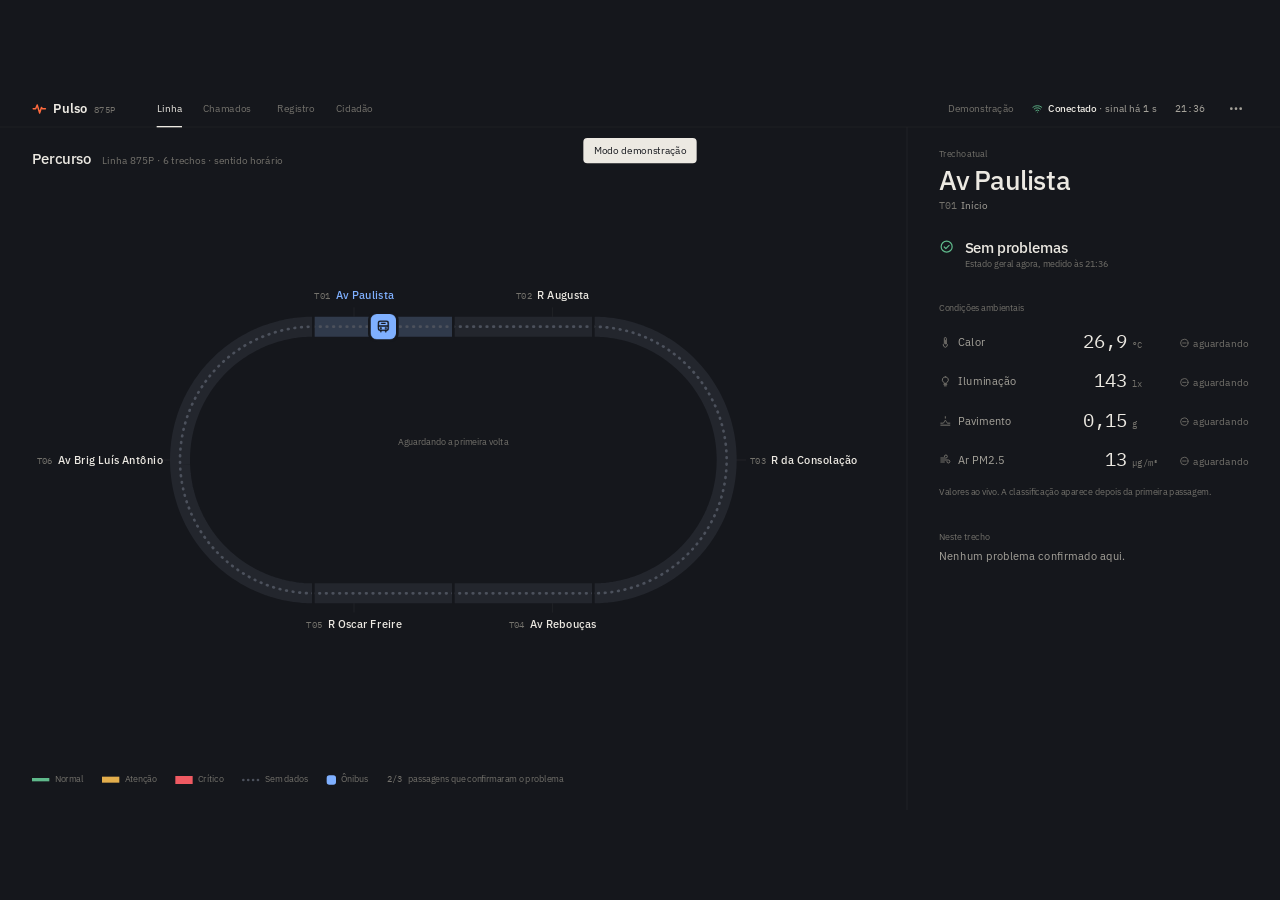
<file: index.html>
<!doctype html>
<html lang="pt-BR">
<head>
  <meta charset="utf-8">
  <meta name="viewport" content="width=device-width, initial-scale=1">
  <title>Pulso · Painel ao vivo</title>
  <meta name="description" content="Painel de demonstração do Pulso: sensores no teto do ônibus medindo calor, iluminação, pavimento e ar, trecho por trecho.">

  <!-- IBM Plex Sans (texto) + IBM Plex Mono (dados técnicos). Sem internet, o navegador usa fontes parecidas. -->
  <link rel="preconnect" href="https://fonts.googleapis.com">
  <link rel="preconnect" href="https://fonts.gstatic.com" crossorigin>
  <link href="https://fonts.googleapis.com/css2?family=IBM+Plex+Mono:wght@400;500&family=IBM+Plex+Sans:wght@400;500;600&display=swap" rel="stylesheet">

  <link rel="icon" href="data:image/svg+xml,%3Csvg xmlns=%27http://www.w3.org/2000/svg%27 viewBox=%270 0 24 24%27%3E%3Crect width=%2724%27 height=%2724%27 rx=%276%27 fill=%27%2315171C%27/%3E%3Cpath d=%27M3 12h3.5l2-5 3.5 11 2.5-8 1.5 2H21%27 fill=%27none%27 stroke=%27%23FF6A3D%27 stroke-width=%272.4%27 stroke-linecap=%27round%27 stroke-linejoin=%27round%27/%3E%3C/svg%3E">
  <link rel="stylesheet" href="css/estilo.css">
</head>
<body class="modo-demo">

  <!-- =============================================================
       PALCO: área fixa de 1920x1080, ampliada/reduzida para caber
       na janela (veja js/app.js -> ajustarPalco).
       ============================================================= -->
  <div id="palco">

    <!-- ================= CABEÇALHO (56 px) ================= -->
    <header class="topo">
      <div class="marca">
        <span class="marca-traco" data-icone="pulso"></span>
        <span class="marca-nome">Pulso</span>
        <span class="marca-linha" id="marca-linha"></span>
      </div>

      <!-- Telas: teclas 1 a 4 -->
      <nav class="abas" aria-label="Telas">
        <button class="aba" data-vista="linha">Linha</button>
        <button class="aba" data-vista="chamados">Chamados <span class="aba-num" id="contador-chamados"></span></button>
        <button class="aba" data-vista="registro">Registro</button>
        <button class="aba" data-vista="cidadao">Cidadão</button>
      </nav>

      <div class="topo-dir">
        <span class="modo" id="selo-modo"></span>
        <div class="conexao" id="status"></div>
        <span class="relogio" id="relogio-hora">--:--</span>

        <!-- Menu com modos e ações (some no modo gravação) -->
        <div class="menu so-edicao">
          <button class="menu-botao" id="menu-botao" aria-label="Menu" aria-expanded="false"><i></i><i></i><i></i></button>
          <div class="menu-pop oculto" id="menu-pop" role="menu">
            <p class="menu-titulo">Fonte dos dados</p>
            <button data-acao="aovivo" role="menuitem"><span>Ao vivo (ESP32)</span><kbd>L</kbd></button>
            <button data-acao="demo" role="menuitem"><span>Demonstração</span><kbd>D</kbd></button>
            <p class="menu-titulo">Apresentação</p>
            <button data-acao="gravacao" role="menuitem"><span>Modo gravação</span><kbd>G</kbd></button>
            <button data-acao="ajuda" role="menuitem"><span>Atalhos de teclado</span><kbd>H</kbd></button>
            <button data-acao="zerar" class="perigo" role="menuitem"><span>Zerar tudo</span><kbd>Z Z</kbd></button>
          </div>
        </div>
      </div>
    </header>

    <!-- ================= TELAS ================= -->
    <main class="vistas">

      <!-- 1 · LINHA: percurso + detalhe do trecho atual -->
      <section class="vista vista-linha" id="vista-linha">
        <div class="percurso">
          <header class="percurso-cabeca">
            <h1>Percurso</h1>
            <p id="percurso-info"></p>
          </header>
          <div class="mapa-area" id="mapa"></div>
          <div class="legenda" id="legenda"></div>
        </div>
        <aside class="detalhe" id="agora"></aside>
      </section>

      <!-- 2 · CHAMADOS -->
      <section class="vista vista-tabela" id="vista-chamados"></section>

      <!-- 3 · REGISTRO -->
      <section class="vista vista-tabela" id="vista-registro"></section>

      <!-- 4 · CIDADÃO -->
      <section class="vista vista-cidadao" id="vista-cidadao">
        <div class="cid-texto" id="cid-texto"></div>
        <div class="cid-celular">
          <div class="celular"><div class="celular-tela" id="celular"></div></div>
        </div>
      </section>
    </main>

    <!-- Notificações compactas (novo chamado, reconexão) -->
    <div class="avisos" id="faixa" aria-live="polite"></div>

    <div id="dica-controle" class="dica-controle so-edicao"></div>

    <!-- Atalhos -->
    <div id="ajuda" class="ajuda oculto">
      <div class="ajuda-caixa">
        <h2>Atalhos de teclado</h2>
        <dl>
          <dt><kbd>1</kbd> <kbd>2</kbd> <kbd>3</kbd> <kbd>4</kbd></dt><dd>Telas: Linha, Chamados, Registro, Cidadão</dd>
          <dt><kbd>L</kbd> / <kbd>D</kbd></dt><dd>Modo ao vivo (ESP32) / modo demonstração</dd>
          <dt><kbd>G</kbd></dt><dd>Modo gravação (esconde menu e cursor)</dd>
          <dt><kbd>Z</kbd> <kbd>Z</kbd></dt><dd>Zerar tudo (aperte duas vezes)</dd>
          <dt><kbd>A</kbd></dt><dd>Avança o chamado mais recente: aberto → em atendimento → resolvido</dd>
          <dt><kbd>Espaço</kbd></dt><dd>Pausa/continua a demonstração</dd>
          <dt><kbd>+</kbd> <kbd>−</kbd></dt><dd>Acelera/desacelera a demonstração</dd>
          <dt><kbd>S</kbd> / <kbd>F</kbd></dt><dd>Som liga/desliga / tela cheia</dd>
          <dt><kbd>H</kbd></dt><dd>Mostra/esconde esta ajuda</dd>
        </dl>
        <p class="ajuda-nota">Antes de gravar, aperte qualquer tecla: o navegador só libera o som depois disso.</p>
      </div>
    </div>
  </div>

  <!-- =============================================================
       SCRIPTS (a ordem importa: config primeiro, app por último)
       ============================================================= -->
  <script src="config.js"></script>
  <script src="vendor/mqtt.min.js"></script>
  <script src="js/icones.js"></script>
  <script src="js/estado.js"></script>
  <script src="js/processador.js"></script>
  <script src="js/simulador.js"></script>
  <script src="js/conexao.js"></script>
  <script src="js/som.js"></script>
  <script src="js/mapa.js"></script>
  <script src="js/paineis.js"></script>
  <script src="js/cidadao.js"></script>
  <script src="js/app.js"></script>
</body>
</html>
</file>
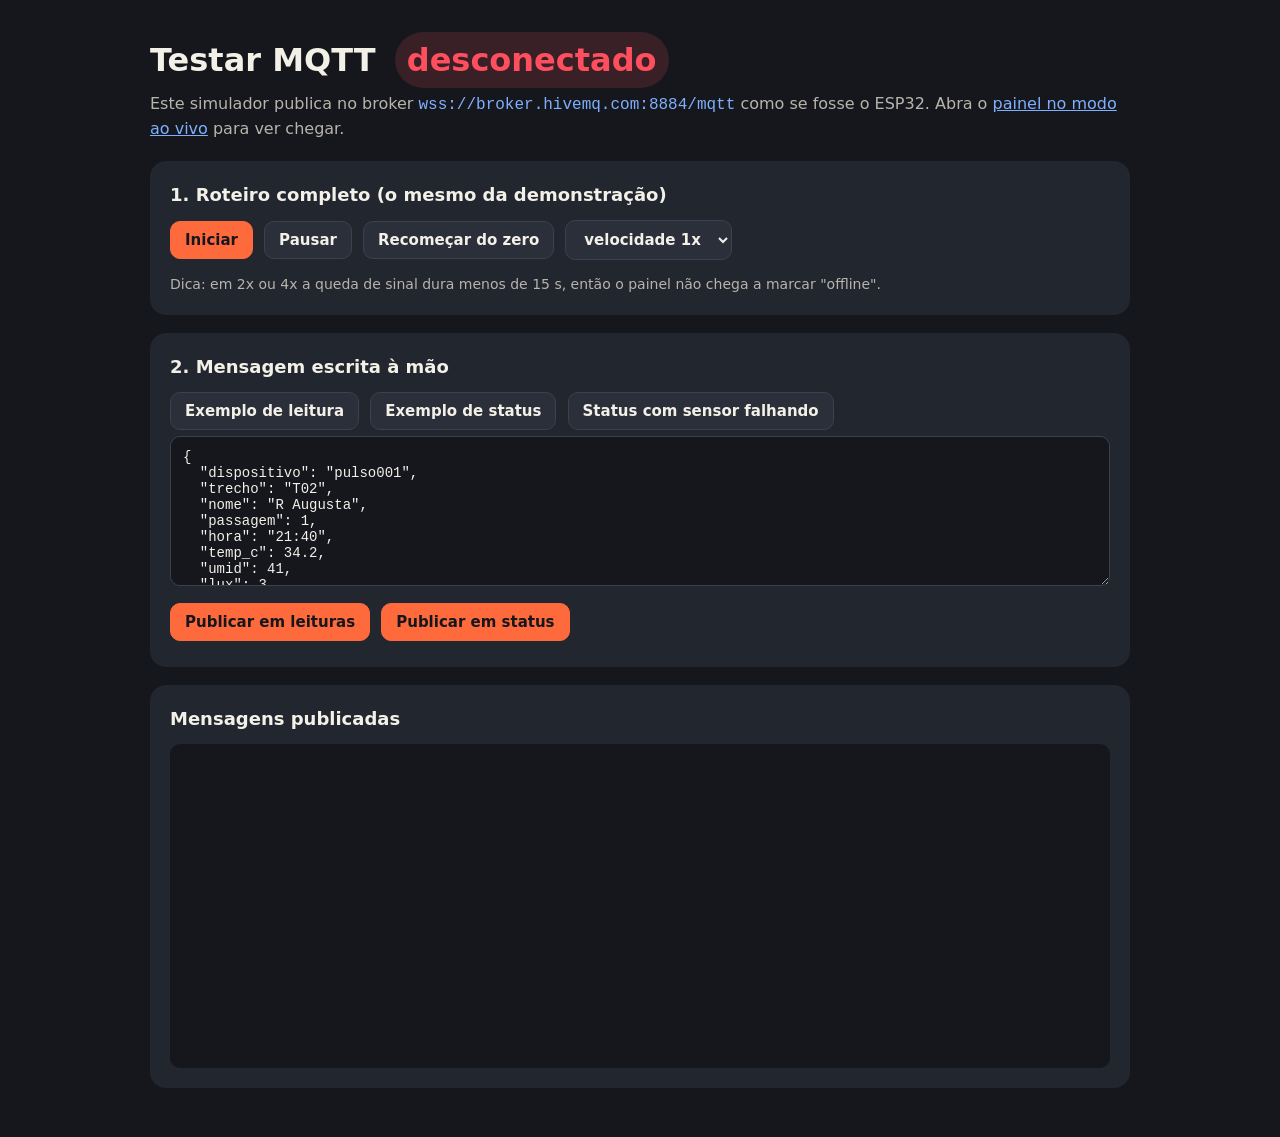
<file: testar-mqtt.html>
<!doctype html>
<html lang="pt-BR">
<head>
  <meta charset="utf-8">
  <meta name="viewport" content="width=device-width, initial-scale=1">
  <title>Pulso · Testar MQTT</title>
  <!--
    FERRAMENTA DE TESTE (não aparece no vídeo)
    Faz o papel do ESP32: publica no broker MQTT real as mesmas mensagens
    do modo demonstração. Abra o painel (index.html) no modo AO VIVO em
    outra aba ou outro computador e veja os dados chegando pela internet.
    Também permite enviar uma mensagem escrita à mão.
  -->
  <link rel="icon" href="data:,">
  <style>
    body { margin: 0; background: #15171C; color: #F3F0E8; font: 16px/1.5 Inter, system-ui, sans-serif; }
    main { max-width: 980px; margin: 0 auto; padding: 32px 20px; }
    h1 { font-family: "Space Grotesk", system-ui, sans-serif; margin: 0 0 4px; }
    p { color: #B7B4AC; margin: 0 0 20px; }
    section { background: #22262F; border-radius: 16px; padding: 20px; margin-bottom: 18px; }
    h2 { font-size: 18px; margin: 0 0 12px; }
    button, select { font: 600 15px Inter, system-ui, sans-serif; color: #F3F0E8; background: #2A2F3A;
      border: 1px solid #3a4150; border-radius: 10px; padding: 9px 14px; cursor: pointer; margin: 0 6px 6px 0; }
    button.principal { background: #FF6A3D; border-color: #FF6A3D; color: #15171C; }
    textarea { width: 100%; min-height: 150px; box-sizing: border-box; background: #15171C; color: #F3F0E8;
      border: 1px solid #3a4150; border-radius: 10px; padding: 12px; font: 14px ui-monospace, monospace; }
    #log { height: 300px; overflow: auto; background: #15171C; border-radius: 10px; padding: 12px;
      font: 13px ui-monospace, monospace; white-space: pre-wrap; color: #B7B4AC; }
    #log .t { color: #7FB0FF; }
    #log .l { color: #FF6A3D; }
    .estado { display: inline-block; padding: 4px 12px; border-radius: 999px; font-weight: 600; margin-left: 8px; }
    .ok { background: rgba(79,209,139,.15); color: #4FD18B; }
    .nao { background: rgba(255,79,94,.15); color: #FF4F5E; }
    code { color: #7FB0FF; }
  </style>
</head>
<body>
<main>
  <h1>Testar MQTT <span id="estado" class="estado nao">desconectado</span></h1>
  <p>Este simulador publica no broker <code id="url"></code> como se fosse o ESP32.
     Abra o <a href="index.html?modo=aovivo" target="_blank" style="color:#7FB0FF">painel no modo ao vivo</a> para ver chegar.</p>

  <section>
    <h2>1. Roteiro completo (o mesmo da demonstração)</h2>
    <button class="principal" id="bt-iniciar">Iniciar</button>
    <button id="bt-pausar">Pausar</button>
    <button id="bt-reiniciar">Recomeçar do zero</button>
    <select id="velocidade">
      <option value="1">velocidade 1x</option>
      <option value="2">2x</option>
      <option value="4">4x</option>
    </select>
    <p style="margin:8px 0 0;font-size:14px">Dica: em 2x ou 4x a queda de sinal dura menos de 15 s, então o painel não chega a marcar "offline".</p>
  </section>

  <section>
    <h2>2. Mensagem escrita à mão</h2>
    <button id="ex-leitura">Exemplo de leitura</button>
    <button id="ex-status">Exemplo de status</button>
    <button id="ex-nulos">Status com sensor falhando</button>
    <textarea id="json"></textarea>
    <div style="margin-top:10px">
      <button class="principal" id="bt-leituras">Publicar em leituras</button>
      <button class="principal" id="bt-status">Publicar em status</button>
    </div>
  </section>

  <section>
    <h2>Mensagens publicadas</h2>
    <div id="log"></div>
  </section>
</main>

<script src="config.js"></script>
<script src="vendor/mqtt.min.js"></script>
<script>window.Pulso = {};</script>
<script src="js/simulador.js"></script>
<script>
  const CFG = window.PULSO_CONFIG;
  const $ = (id) => document.getElementById(id);
  $("url").textContent = CFG.mqtt.url;

  // Conecta ao broker com um id próprio (diferente do painel).
  const cliente = mqtt.connect(CFG.mqtt.url, {
    clientId: "pulso-teste-" + Math.random().toString(16).slice(2, 10),
    reconnectPeriod: 2000,
  });
  cliente.on("connect", () => { $("estado").textContent = "conectado"; $("estado").className = "estado ok"; });
  cliente.on("offline", () => { $("estado").textContent = "desconectado"; $("estado").className = "estado nao"; });

  function registrar(topico, texto) {
    const log = $("log");
    const hora = new Date().toLocaleTimeString("pt-BR");
    const classe = topico.endsWith("leituras") ? "l" : "t";
    log.insertAdjacentHTML("afterbegin", '<div><span class="' + classe + '">' + hora + " " + topico + "</span>  " +
      texto.replace(/</g, "&lt;") + "</div>");
    while (log.children.length > 200) log.lastElementChild.remove();
  }

  function publicar(tipo, objeto) {
    const topico = tipo === "leituras" ? CFG.mqtt.topicoLeituras : CFG.mqtt.topicoStatus;
    const texto = typeof objeto === "string" ? objeto : JSON.stringify(objeto);
    if (!cliente.connected) { registrar(topico, "(NÃO ENVIADO: sem conexão com o broker) " + texto); return; }
    cliente.publish(topico, texto, { qos: 0 });
    registrar(topico, texto);
  }

  // O mesmo simulador do painel, mas publicando no broker.
  const sim = Pulso.criarSimulador(CFG, publicar);
  $("bt-iniciar").onclick = () => sim.iniciar();
  $("bt-pausar").onclick = () => { const p = sim.alternarPausa(); $("bt-pausar").textContent = p ? "Continuar" : "Pausar"; };
  $("bt-reiniciar").onclick = () => sim.reiniciar();
  $("velocidade").onchange = (e) => sim.definirVelocidade(Number(e.target.value));

  // Exemplos para escrever à mão
  const EXEMPLOS = {
    leitura: {"dispositivo":"pulso001","trecho":"T02","nome":"R Augusta","passagem":1,"hora":"21:40","temp_c":34.2,"umid":41,"lux":3,"impacto_g":0.12,"pm25":38,"estados":{"calor":"ATENCAO","luz":"CRITICO","pavimento":"NORMAL","ar":"NORMAL"},"enviado_offline":false},
    status: {"dispositivo":"pulso001","trecho":"T02","hora":"21:40","temp_c":34.2,"lux":3,"impacto_g":0.12,"pm25":38,"geral":"CRITICO","falha_sensor":false,"buffer":0},
    nulos: {"dispositivo":"pulso001","trecho":"T03","hora":"21:41","temp_c":null,"lux":210,"impacto_g":0.15,"pm25":null,"geral":"FALHA","falha_sensor":true,"buffer":0},
  };
  const mostrar = (o) => ($("json").value = JSON.stringify(o, null, 2));
  $("ex-leitura").onclick = () => mostrar(EXEMPLOS.leitura);
  $("ex-status").onclick = () => mostrar(EXEMPLOS.status);
  $("ex-nulos").onclick = () => mostrar(EXEMPLOS.nulos);
  mostrar(EXEMPLOS.leitura);

  function publicarManual(tipo) {
    try {
      const obj = JSON.parse($("json").value);
      publicar(tipo, JSON.stringify(obj)); // envia compacto, como o ESP32
    } catch (e) {
      alert("O texto não é um JSON válido: " + e.message);
    }
  }
  $("bt-leituras").onclick = () => publicarManual("leituras");
  $("bt-status").onclick = () => publicarManual("status");
</script>
</body>
</html>
</file>
<file: css/estilo.css>
/* =====================================================================
 * PULSO · ESTILO
 * ---------------------------------------------------------------------
 * Direção: central de monitoramento operacional.
 *   - Tipografia faz a hierarquia: IBM Plex Sans para texto e
 *     IBM Plex Mono só para dados técnicos (números, horas, códigos).
 *   - Rótulos em frase normal (sem caixa alta espaçada).
 *   - Cor só onde há informação: vermelho = exige atenção,
 *     verde suave = normal, laranja = chamado, azul = ônibus.
 *   - Sem bolinhas decorativas, brilhos, pulsações ou cartões em tudo.
 * Tudo é medido em pixels de um palco 1920x1080 (ajustado à janela).
 * ===================================================================== */

:root {
  /* Base escura da identidade */
  --fundo: #15171C;
  --fundo-2: #1A1D23;          /* áreas levemente destacadas */
  --texto: #ECE9E2;
  --texto-2: #A6A39B;          /* secundário */
  --texto-3: #74726C;          /* auxiliar */
  --fio: rgba(236, 233, 226, .08);
  --pista: #23262D;

  /* Acentos da marca */
  --laranja: #FF6A3D;          /* chamados */
  --azul: #7FB0FF;             /* ônibus / agora */

  /* Estados: saturação só onde exige atenção */
  --normal: #5FB98B;
  --atencao: #E3AE4C;
  --critico: #EF5A62;
  --sem: #4C515C;
  --falha: #A98BE0;

  /* Tipografia */
  --sans: "IBM Plex Sans", "Segoe UI", system-ui, sans-serif;
  --mono: "IBM Plex Mono", ui-monospace, "SFMono-Regular", Menlo, monospace;
  /* Escala: 13 · 15 · 17 · 22 · 28 · 40 */
  --t-legenda: 13px;
  --t-aux: 15px;
  --t-corpo: 17px;
  --t-secao: 22px;
  --t-dado: 28px;
  --t-titulo: 40px;

  --margem: 48px;
}

* { box-sizing: border-box; margin: 0; padding: 0; }
html, body {
  width: 100%; height: 100%; overflow: hidden;
  background: var(--fundo); color: var(--texto);
  font: 400 var(--t-corpo)/1.45 var(--sans);
  -webkit-font-smoothing: antialiased;
}
button { font: inherit; color: inherit; background: none; border: 0; cursor: pointer; }

body.gravando, body.gravando * { cursor: none !important; }
body.gravando .so-edicao { display: none !important; }

.ico { width: 1em; height: 1em; flex-shrink: 0; display: inline-block; vertical-align: -0.14em; }
.mono { font-family: var(--mono); font-variant-numeric: tabular-nums; }

kbd {
  font: 500 12px var(--mono);
  min-width: 22px; height: 22px; padding: 0 6px;
  display: inline-grid; place-items: center;
  border-radius: 4px; border: 1px solid rgba(236, 233, 226, .18); color: var(--texto-2);
}

/* Estados: a cor vem por variável; quem usa decide se pinta ou não */
.est-NORMAL  { --cor: var(--normal); }
.est-ATENCAO { --cor: var(--atencao); }
.est-CRITICO { --cor: var(--critico); }
.est-NA, .est-SEM { --cor: var(--texto-3); }
.est-FALHA   { --cor: var(--falha); }
.pilula { display: inline-flex; align-items: center; gap: 6px; color: var(--cor); white-space: nowrap; }
.pilula.est-NORMAL { color: var(--texto-3); }          /* normal não chama atenção */
.pilula.est-NORMAL .ico { color: var(--normal); }

/* ---------------------------------------------------------------------
 * PALCO
 * ------------------------------------------------------------------- */
#palco { position: absolute; left: 0; top: 0; width: 1920px; height: 1080px; transform-origin: 0 0; background: var(--fundo); overflow: hidden; }

/* ---------------------------------------------------------------------
 * CABEÇALHO (56 px)
 * ------------------------------------------------------------------- */
.topo {
  position: absolute; left: 0; right: 0; top: 0; height: 56px;
  padding: 0 var(--margem);
  display: flex; align-items: center; gap: 48px;
  border-bottom: 1px solid var(--fio);
  z-index: 5;
}
.marca { display: flex; align-items: baseline; gap: 10px; }
.marca-traco { color: var(--laranja); font-size: 22px; align-self: center; display: flex; }
.marca-traco .ico { stroke-width: 2.4; }
.marca-nome { font: 600 20px var(--sans); letter-spacing: -0.01em; }
.marca-linha { font: 400 var(--t-legenda) var(--mono); color: var(--texto-3); }

.abas { display: flex; height: 100%; gap: 4px; }
.aba {
  position: relative; height: 100%; padding: 0 14px;
  display: flex; align-items: center; gap: 8px;
  font-size: var(--t-aux); color: var(--texto-3); transition: color .2s;
}
.aba:hover { color: var(--texto-2); }
.aba.ativa { color: var(--texto); }
.aba.ativa::after { content: ""; position: absolute; left: 14px; right: 14px; bottom: -1px; height: 2px; background: var(--texto); }
.aba-num { font: 500 var(--t-legenda) var(--mono); color: var(--laranja); }

.topo-dir { margin-left: auto; display: flex; align-items: center; gap: 28px; font-size: var(--t-aux); }
.modo { color: var(--texto-3); }
.modo.aovivo { color: var(--texto-2); }
.relogio { font: 400 var(--t-aux) var(--mono); color: var(--texto-2); }

/* Conexão: uma frase. É também o único lugar do alerta de sinal. */
.conexao { display: flex; align-items: center; gap: 8px; color: var(--texto-2); }
.conexao .ico { font-size: 16px; color: var(--texto-3); }
.conexao b { font-weight: 500; color: var(--texto); }
.conexao .num { font-family: var(--mono); }
.conexao.ok .ico { color: var(--normal); }
.conexao.alerta .buffer { color: var(--atencao); }
.conexao.ruim { color: var(--critico); }
.conexao.ruim b { color: var(--critico); }
.conexao.ruim .ico { color: var(--critico); }

/* Menu "⋯" */
.menu { position: relative; }
.menu-botao { width: 36px; height: 36px; border-radius: 6px; display: flex; align-items: center; justify-content: center; gap: 3px; }
.menu-botao i { width: 4px; height: 4px; border-radius: 50%; background: var(--texto-2); }
.menu-botao:hover, .menu-botao[aria-expanded="true"] { background: var(--fundo-2); }
.menu-pop { position: absolute; right: 0; top: 46px; width: 260px; padding: 8px; background: #22252C; border-radius: 8px; box-shadow: 0 18px 40px rgba(0, 0, 0, .4); }
.menu-pop.oculto { display: none; }
.menu-titulo { font-size: var(--t-legenda); color: var(--texto-3); padding: 10px 10px 4px; }
.menu-pop button { width: 100%; display: flex; justify-content: space-between; align-items: center; padding: 8px 10px; border-radius: 5px; font-size: var(--t-aux); text-align: left; }
.menu-pop button:hover { background: rgba(236, 233, 226, .06); }
.menu-pop button.marcado span::after { content: "  ✓"; color: var(--azul); }
.menu-pop button.perigo { color: var(--critico); }

/* ---------------------------------------------------------------------
 * TELAS
 * ------------------------------------------------------------------- */
.vistas { position: absolute; left: 0; right: 0; top: 56px; bottom: 0; }
.vista { position: absolute; inset: 0; opacity: 0; visibility: hidden; transition: opacity .25s, visibility 0s .25s; }
.vista.ativa { opacity: 1; visibility: visible; transition: opacity .25s; }

/* =====================================================================
 * 1 · LINHA
 * ===================================================================== */
.vista-linha { display: grid; grid-template-columns: 1fr 560px; }

.percurso { position: relative; padding: 32px var(--margem) 0; }
.percurso-cabeca { display: flex; align-items: baseline; gap: 16px; }
.percurso-cabeca h1 { font: 500 var(--t-secao) var(--sans); }
.percurso-cabeca p { font-size: var(--t-aux); color: var(--texto-3); }

.mapa-area { position: relative; width: 1264px; height: 820px; margin-top: 8px; }
.mapa-area svg.pista { position: absolute; inset: 0; overflow: visible; }
.pista .leito { fill: none; stroke: var(--pista); stroke-width: 30; stroke-linejoin: round; }
.pista .realce { fill: none; stroke: var(--azul); stroke-width: 30; opacity: 0; transition: opacity .6s; }
.pista .realce.ativo { opacity: .14; }
/* O estado também muda o traço (não só a cor): */
.pista .segmento { fill: none; stroke: var(--cor); stroke-linecap: butt; transition: stroke .8s, stroke-width .8s; }
.pista .segmento.est-NORMAL  { stroke-width: 5; opacity: .8; }      /* fino */
.pista .segmento.est-ATENCAO { stroke-width: 9; }                    /* médio */
.pista .segmento.est-CRITICO { stroke-width: 12; }                   /* grosso */
.pista .segmento.est-FALHA   { stroke-width: 9; stroke-dasharray: 14 8; }
.pista .segmento.est-NA      { stroke-width: 5; stroke-dasharray: 12 8; stroke: var(--sem); }
.pista .segmento.est-SEM     { stroke-width: 4; stroke-dasharray: 1 9; stroke-linecap: round; stroke: var(--sem); }
.pista .corte { stroke: var(--fundo); stroke-width: 4; }
.pista .guia { stroke: var(--fio); stroke-width: 1; }

/* Rótulos: nome numa linha; segunda linha só quando há algo a dizer */
.rot { position: absolute; z-index: 2; line-height: 1.35; }
.rot.cima, .rot.baixo { width: 260px; text-align: center; }
.rot.esq { width: 190px; text-align: right; }
.rot.dir { width: 190px; text-align: left; }
.rot-nome { font-size: var(--t-corpo); font-weight: 500; transition: color .4s; }
.rot-nome .mono { font-size: var(--t-legenda); color: var(--texto-3); font-weight: 400; margin-right: 8px; }
.rot.atual .rot-nome { color: var(--azul); }
.rot-sit { font-size: var(--t-aux); color: var(--cor); display: flex; gap: 6px; align-items: center; margin-top: 2px; }
.rot.cima .rot-sit, .rot.baixo .rot-sit { justify-content: center; }
.rot.esq .rot-sit { justify-content: flex-end; }
.rot-sit .conta { font-family: var(--mono); color: var(--texto-2); }
.rot-sit .prot { font-family: var(--mono); color: var(--laranja); }

/* Centro do anel: informação complementar */
.anel-centro { position: absolute; left: 482px; top: 390px; width: 300px; text-align: center; pointer-events: none; }
.anel-centro strong { display: block; font: 500 var(--t-secao) var(--sans); }
.anel-centro strong .mono { font-weight: 500; font-size: inherit; }
.anel-centro > span { font-size: var(--t-legenda); color: var(--texto-3); }

/* Ônibus: só se move quando há mudança real (sem pulsar) */
.onibus { position: absolute; left: 0; top: 0; width: 0; height: 0; z-index: 3; will-change: transform; }
.onibus-corpo {
  position: absolute; left: -19px; top: -19px; width: 38px; height: 38px; border-radius: 9px;
  background: var(--azul); color: var(--fundo); display: grid; place-items: center; font-size: 22px;
  box-shadow: 0 0 0 4px var(--fundo); transition: background .4s, color .4s;
}
.onibus-corpo .ico { stroke-width: 2.2; }
.onibus.sem-sinal .onibus-corpo { background: var(--fundo); color: var(--texto-3); box-shadow: 0 0 0 4px var(--fundo), inset 0 0 0 1.5px var(--texto-3); }
.onibus.oculto { opacity: 0; }

/* Legenda: amostras do traço, discreta */
.legenda { position: absolute; left: var(--margem); bottom: 36px; display: flex; gap: 28px; font-size: var(--t-legenda); color: var(--texto-3); }
.legenda span { display: inline-flex; align-items: center; gap: 8px; }
.legenda i { display: inline-block; width: 26px; border-top: 5px solid var(--normal); }
.legenda i.atencao { border-top: 9px solid var(--atencao); }
.legenda i.critico { border-top: 12px solid var(--critico); }
.legenda i.sem { border-top: 4px dotted var(--sem); }
.legenda i.bus { width: 14px; height: 14px; border: 0; border-radius: 4px; background: var(--azul); }

/* ---------- Detalhe do trecho atual ---------- */
.detalhe { border-left: 1px solid var(--fio); padding: 32px var(--margem); display: flex; flex-direction: column; }
.detalhe .bloco { display: flex; flex-direction: column; }
.detalhe .bloco.troca { animation: surgir .4s ease both; }
@keyframes surgir { from { opacity: 0; transform: translateY(6px); } to { opacity: 1; transform: none; } }
.legenda-sec { font-size: var(--t-legenda); color: var(--texto-3); }

.det-nome { font: 500 var(--t-titulo) var(--sans); letter-spacing: -0.015em; line-height: 1.1; margin-top: 6px; }
.det-sub { font-size: var(--t-aux); color: var(--texto-2); margin-top: 6px; }
.det-sub .mono { color: var(--texto-3); margin-right: 6px; }

.det-situacao { margin-top: 36px; display: grid; grid-template-columns: 26px 1fr; gap: 2px 12px; align-items: center; }
.det-situacao .ico { font-size: 22px; color: var(--cor); }
.det-situacao strong { font: 500 var(--t-secao) var(--sans); color: var(--cor); }
.det-situacao.est-NORMAL strong { color: var(--texto); }
.det-situacao.est-SEM strong, .det-situacao.est-NA strong { color: var(--texto-2); }
.det-situacao span { grid-column: 2; font-size: var(--t-legenda); color: var(--texto-3); }

/* Condições ambientais: tabela, números em mono alinhados à direita */
.det-leituras { margin-top: 44px; }
.leit { display: grid; grid-template-columns: 1fr 124px 64px 118px; align-items: baseline; padding: 11px 0; }
.leit:first-of-type { margin-top: 8px; }
.leit-nome { font-size: var(--t-corpo); color: var(--texto-2); display: flex; align-items: center; gap: 10px; }
.leit-nome .ico { font-size: 18px; color: var(--texto-3); }
.leit-valor { font: 400 var(--t-dado) var(--mono); text-align: right; letter-spacing: -0.02em; }
.leit-un { font: 400 var(--t-legenda) var(--mono); color: var(--texto-3); padding-left: 8px; }
.leit-est { font-size: var(--t-aux); text-align: right; }
.leit.vazio .leit-valor { color: var(--texto-3); }
.leit.problema .leit-valor { color: var(--cor); }
.det-nota { font-size: var(--t-legenda); color: var(--texto-3); margin-top: 10px; line-height: 1.5; }

.det-neste { margin-top: 44px; }
.det-neste p { font-size: var(--t-corpo); color: var(--texto-2); margin-top: 6px; line-height: 1.5; }
.det-neste p b { color: var(--texto); font-weight: 500; }
.det-neste .prot { font-family: var(--mono); color: var(--laranja); }
.progresso { display: inline-flex; gap: 3px; vertical-align: 2px; margin-left: 10px; }
.progresso i { width: 18px; height: 4px; background: rgba(255, 106, 61, .22); }
.progresso i.on { background: var(--laranja); }

/* =====================================================================
 * NOTIFICAÇÕES (novo chamado, reconexão): compactas
 * ===================================================================== */
.avisos { position: absolute; left: var(--margem); bottom: 28px; width: 580px; z-index: 10; display: flex; flex-direction: column; gap: 10px; pointer-events: none; }
.aviso {
  display: grid; grid-template-columns: 22px 1fr; gap: 4px 14px; align-items: start;
  padding: 16px 20px; background: #20232A; border-radius: 6px;
  border-left: 3px solid var(--laranja);
  box-shadow: 0 12px 30px rgba(0, 0, 0, .35);
  animation: avisoEntra .35s ease-out both;
}
.aviso.saindo { animation: avisoSai .3s ease-in forwards; }
@keyframes avisoEntra { from { opacity: 0; transform: translateY(12px); } to { opacity: 1; transform: none; } }
@keyframes avisoSai { to { opacity: 0; transform: translateY(8px); } }
.aviso .ico { font-size: 20px; color: var(--laranja); margin-top: 2px; }
.aviso strong { font: 500 var(--t-corpo) var(--sans); }
.aviso span { grid-column: 2; font-size: var(--t-aux); color: var(--texto-2); }
.aviso .mono { color: var(--texto); }
.aviso.azul { border-left-color: var(--azul); }
.aviso.azul .ico { color: var(--azul); }

/* =====================================================================
 * 2 e 3 · TELAS DE TABELA (Chamados, Registro)
 * ===================================================================== */
.vista-tabela { padding: 40px var(--margem) 140px; display: flex; flex-direction: column; }
.tela-cabeca { display: flex; justify-content: space-between; align-items: flex-end; gap: 40px; margin-bottom: 36px; }
.tela-cabeca h1 { font: 500 var(--t-titulo) var(--sans); letter-spacing: -0.015em; line-height: 1.1; }
.tela-cabeca p { font-size: var(--t-corpo); color: var(--texto-2); margin-top: 8px; max-width: 760px; }
.resumo { font-size: var(--t-aux); color: var(--texto-2); display: flex; gap: 28px; }
.resumo b { font: 500 var(--t-dado) var(--mono); color: var(--texto); margin-right: 8px; vertical-align: -3px; }
.resumo .aberto b { color: var(--laranja); }

.secao-tit { font: 500 var(--t-corpo) var(--sans); margin-bottom: 10px; display: flex; gap: 12px; align-items: baseline; }
.secao-tit span { font-size: var(--t-aux); color: var(--texto-3); font-weight: 400; }
.vazio { font-size: var(--t-aux); color: var(--texto-3); padding: 12px 0; }

.tabela { width: 100%; border-collapse: collapse; }
.tabela th { font: 400 var(--t-legenda) var(--sans); color: var(--texto-3); text-align: left; padding: 0 16px 10px 0; border-bottom: 1px solid var(--fio); }
.tabela td { padding: 15px 16px 15px 0; font-size: var(--t-corpo); vertical-align: baseline; }
.tabela tr + tr td { border-top: 1px solid var(--fio); }
.tabela .mono { font-size: var(--t-aux); }
.tabela .dir { text-align: right; }
.tabela .fraco { color: var(--texto-2); }
.tabela .tag { font: 400 var(--t-legenda) var(--sans); color: var(--azul); margin-left: 10px; }
.tabela tr.entrando td { animation: linhaNova 1.2s ease-out; }
@keyframes linhaNova { from { background: rgba(236, 233, 226, .05); } to { background: transparent; } }
.tabela tr.novo td { animation: linhaNova 2.4s ease-out; }

/* Chamados */
.bloco-conf { margin-bottom: 44px; }
.st-aberto { color: var(--laranja); }
.st-atendimento { color: var(--azul); }
.st-resolvido { color: var(--texto-3); }
tr.resolvido td { color: var(--texto-3); }
tr.resolvido .mono { color: var(--texto-3); }
.prot-cel { color: var(--laranja); }
tr.resolvido .prot-cel { color: var(--texto-3); }
.acoes { display: flex; gap: 8px; justify-content: flex-end; }
.acoes button { font-size: var(--t-legenda); padding: 5px 10px; border-radius: 4px; color: var(--texto-2); border: 1px solid rgba(236, 233, 226, .14); }
.acoes button:hover { color: var(--texto); border-color: rgba(236, 233, 226, .3); }
.tabela .progresso { margin-left: 12px; }

/* Registro */
.filtros { display: flex; gap: 24px; }
.filtros button { font-size: var(--t-aux); color: var(--texto-3); padding-bottom: 6px; border-bottom: 2px solid transparent; }
.filtros button span { font-family: var(--mono); margin-left: 6px; }
.filtros button.ativo { color: var(--texto); border-bottom-color: var(--texto); }
.registro-lista { flex: 1; overflow: hidden; position: relative; }
.registro-lista::after { content: ""; position: absolute; left: 0; right: 0; bottom: 0; height: 60px; background: linear-gradient(transparent, var(--fundo)); pointer-events: none; }
.ev-sinal { display: inline-block; width: 3px; height: 15px; background: var(--cor); margin-right: 12px; vertical-align: -2px; }
.ev-chamado { color: var(--laranja); }
.ev-chamado .ev-sinal { background: var(--laranja); }
.ev-sinal.est-NORMAL { background: rgba(95, 185, 139, .35); }
.cid-origem .mono { margin-right: 4px; }

/* =====================================================================
 * 4 · CIDADÃO
 * ===================================================================== */
.vista-cidadao { display: grid; grid-template-columns: 1fr 640px; }
.cid-texto { padding: 120px 96px 140px var(--margem); }
.cid-texto h1 { font: 500 var(--t-titulo) var(--sans); letter-spacing: -0.015em; line-height: 1.15; max-width: 760px; }
.cid-texto > p { font-size: var(--t-corpo); color: var(--texto-2); max-width: 680px; margin-top: 16px; }
.cid-citacao { margin-top: 64px; max-width: 820px; }
.cid-citacao.troca { animation: surgir .5s ease both; }
.cid-citacao .legenda-sec { display: block; margin-bottom: 10px; }
.cid-citacao q { display: block; font: 400 30px/1.35 var(--sans); letter-spacing: -0.01em; quotes: "“" "”"; }
.cid-origem { margin-top: 18px; font-size: var(--t-aux); color: var(--texto-3); }
.cid-origem .mono { color: var(--texto-2); }
.cid-origem .ok { color: var(--normal); }
.cid-celular { border-left: 1px solid var(--fio); display: grid; place-items: center; }

/* Celular: app do cidadão (tema claro) */
.celular { width: 360px; height: 800px; border-radius: 52px; padding: 11px; background: #0b0c0f; box-shadow: inset 0 0 0 1.5px rgba(236, 233, 226, .14); }
.celular-tela { width: 100%; height: 100%; border-radius: 42px; overflow: hidden; background: #F2EFE8; color: #1a1b1f; display: flex; flex-direction: column; font-family: var(--sans); }
.celular-tela > * { flex-shrink: 0; }
.cel-barra { display: flex; justify-content: space-between; align-items: center; padding: 16px 28px 4px; font: 500 14px var(--sans); }
.cel-barra .ilha { width: 96px; height: 28px; border-radius: 20px; background: #0b0c0f; }
.cel-barra .ico { font-size: 15px; }
.cel-topo { padding: 16px 22px 6px; display: flex; align-items: baseline; justify-content: space-between; }
.cel-topo b { font: 600 22px var(--sans); display: flex; align-items: center; gap: 6px; }
.cel-topo b .ico { color: var(--laranja); stroke-width: 2.6; }
.cel-topo span { font: 400 13px var(--mono); color: #77746d; }
.cel-onibus { margin: 2px 22px 0; display: flex; align-items: center; gap: 8px; font-size: 14px; color: #55534e; }
.cel-onibus .bola { display: none; }
.cel-onibus b { color: #1a1b1f; font-weight: 600; }
.cel-dica { margin: 16px 16px 0; padding: 18px; border-radius: 18px; background: #1a1b1f; color: #F2EFE8; min-height: 132px; }
.cel-dica .cab { display: flex; align-items: center; gap: 8px; font-size: 13px; font-weight: 500; color: var(--laranja); margin-bottom: 8px; }
.cel-dica .cab .ico { font-size: 16px; }
.cel-dica p { font-size: 17px; line-height: 1.4; }
.cel-dica .aviso-prefeitura { margin-top: 10px; font-size: 13px; color: #9fd6b9; display: flex; align-items: center; gap: 6px; }
.cel-dica.tranquilo .cab { color: #5FB98B; }
.cel-dica.troca { animation: surgir .4s ease both; }
.cel-titulo { padding: 16px 22px 2px; font-size: 13px; color: #8b8881; }
.cel-lista { list-style: none; padding: 0 22px; }
.cel-trecho { display: grid; grid-template-columns: 22px 1fr; gap: 12px; align-items: start; padding: 7px 0; line-height: 1.3; border-bottom: 1px solid #e2ded3; }
.cel-trecho:last-child { border-bottom: 0; }
.cel-trecho .bolinha { font-size: 19px; color: var(--corc); padding-top: 1px; }   /* ícone, sem círculo de fundo */
.cel-trecho b { font-size: 16px; font-weight: 600; display: block; }
.cel-trecho span { font-size: 13px; color: #66645e; }
.cel-trecho.aqui b { color: #2f63d6; }
.cel-trecho .voce { font-size: 12px; font-weight: 500; color: #2f63d6; margin-left: 8px; }
.cc-NORMAL { --corc: #2E9A63; }
.cc-ATENCAO { --corc: #C98A0A; }
.cc-CRITICO { --corc: #D8323E; }
.cc-SEM, .cc-NA { --corc: #aaa79e; }
.cc-FALHA { --corc: #7c5ad6; }
.cel-rodape { margin-top: auto; padding: 14px 22px 24px; font-size: 13px; color: #66645e; display: flex; align-items: center; gap: 8px; border-top: 1px solid #e2ded3; }
.cel-rodape .ico { color: #2E9A63; font-size: 16px; }

/* =====================================================================
 * AVISO RÁPIDO E AJUDA (fora da gravação)
 * ===================================================================== */
.dica-controle { position: absolute; left: 50%; top: 72px; transform: translateX(-50%); background: var(--texto); color: var(--fundo); padding: 8px 16px; border-radius: 6px; font-size: var(--t-aux); opacity: 0; transition: opacity .3s; pointer-events: none; z-index: 30; }
.dica-controle.visivel { opacity: 1; }
.ajuda { position: absolute; inset: 0; z-index: 40; background: rgba(10, 11, 14, .8); display: grid; place-items: center; }
.ajuda.oculto { display: none; }
.ajuda-caixa { background: #20232A; border-radius: 10px; padding: 36px 40px; width: 760px; }
.ajuda-caixa h2 { font: 500 var(--t-secao) var(--sans); }
.ajuda-caixa dl { display: grid; grid-template-columns: 180px 1fr; gap: 12px 18px; font-size: var(--t-aux); align-items: center; margin-top: 22px; }
.ajuda-nota { margin-top: 22px; color: var(--texto-3); font-size: var(--t-aux); }
</file>
